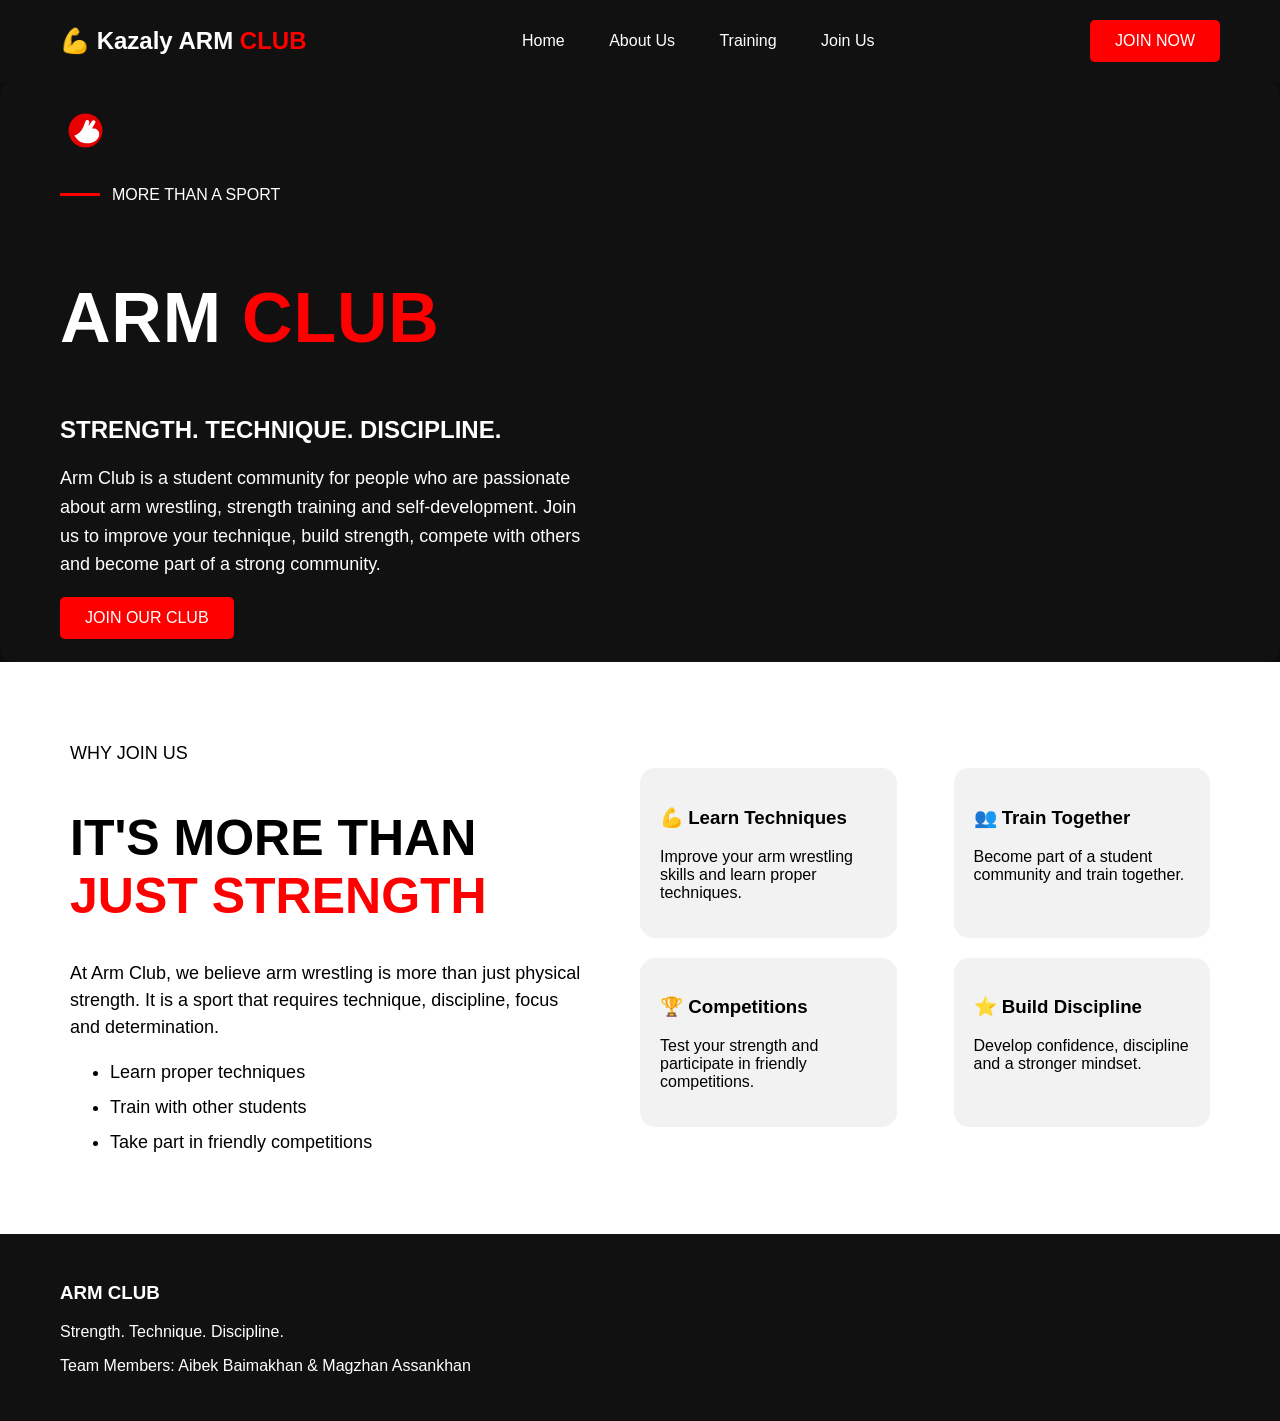
<file: index.html>
<!DOCTYPE html>
<html lang="en">
<head>
    <meta charset="UTF-8">
    <meta name="viewport" content="width=device-width, initial-scale=1.0">
    <!-- Team Members: Aibek Baimakhan & Magzhan Assankhan -->
    <title>Kazaly Arm Club | Home</title>
    <link rel="stylesheet" href="style.css">
</head>
<body>

    <nav class="navbar">
        <div class="logo">💪 Kazaly ARM <span>CLUB</span></div>

        <div class="nav-links">
            <a href="index.html">Home</a>
            <a href="about.html">About Us</a>
            <a href="training.html">Training</a>
            <a href="join.html">Join Us</a>
        </div>

        <a class="join-button" href="join.html">JOIN NOW</a>
    </nav>

    <main>
        <section class="hero">
            <div class="hero-text">
                <img class="page-icon" src="arm-icon.svg" alt="Arm wrestling club icon">

                <div class="hero-label">
                    <span class="red-line"></span>
                    <p>MORE THAN A SPORT</p>
                </div>

                <h1 id="main-title">ARM <span>CLUB</span></h1>
                <h2>STRENGTH. TECHNIQUE. DISCIPLINE.</h2>

                <p class="hr-dr">
                    Arm Club is a student community for people who are passionate about arm wrestling,
                    strength training and self-development. Join us to improve your technique, build strength,
                    compete with others and become part of a strong community.
                </p>

                <a href="join.html">JOIN OUR CLUB</a>
            </div>
        </section>

        <section class="why-us">
            <div class="why-text">
                <p>WHY JOIN US</p>

                <h2>IT'S MORE THAN<br><span>JUST STRENGTH</span></h2>

                <p>
                    At Arm Club, we believe arm wrestling is more than just physical strength. It is a sport
                    that requires technique, discipline, focus and determination.
                </p>

                <ul class="benefits">
                    <li>Learn proper techniques</li>
                    <li>Train with other students</li>
                    <li>Take part in friendly competitions</li>
                </ul>
            </div>

            <div class="features">
                <div class="feature-card">
                    <h3>💪 Learn Techniques</h3>
                    <p>Improve your arm wrestling skills and learn proper techniques.</p>
                </div>

                <div class="feature-card">
                    <h3>👥 Train Together</h3>
                    <p>Become part of a student community and train together.</p>
                </div>

                <div class="feature-card">
                    <h3>🏆 Competitions</h3>
                    <p>Test your strength and participate in friendly competitions.</p>
                </div>

                <div class="feature-card">
                    <h3>⭐ Build Discipline</h3>
                    <p>Develop confidence, discipline and a stronger mindset.</p>
                </div>
            </div>
        </section>
    </main>

    <footer>
        <h3>ARM CLUB</h3>
        <p>Strength. Technique. Discipline.</p>
        <p>Team Members: Aibek Baimakhan &amp; Magzhan Assankhan</p>
    </footer>

</body>
</html>
</file>
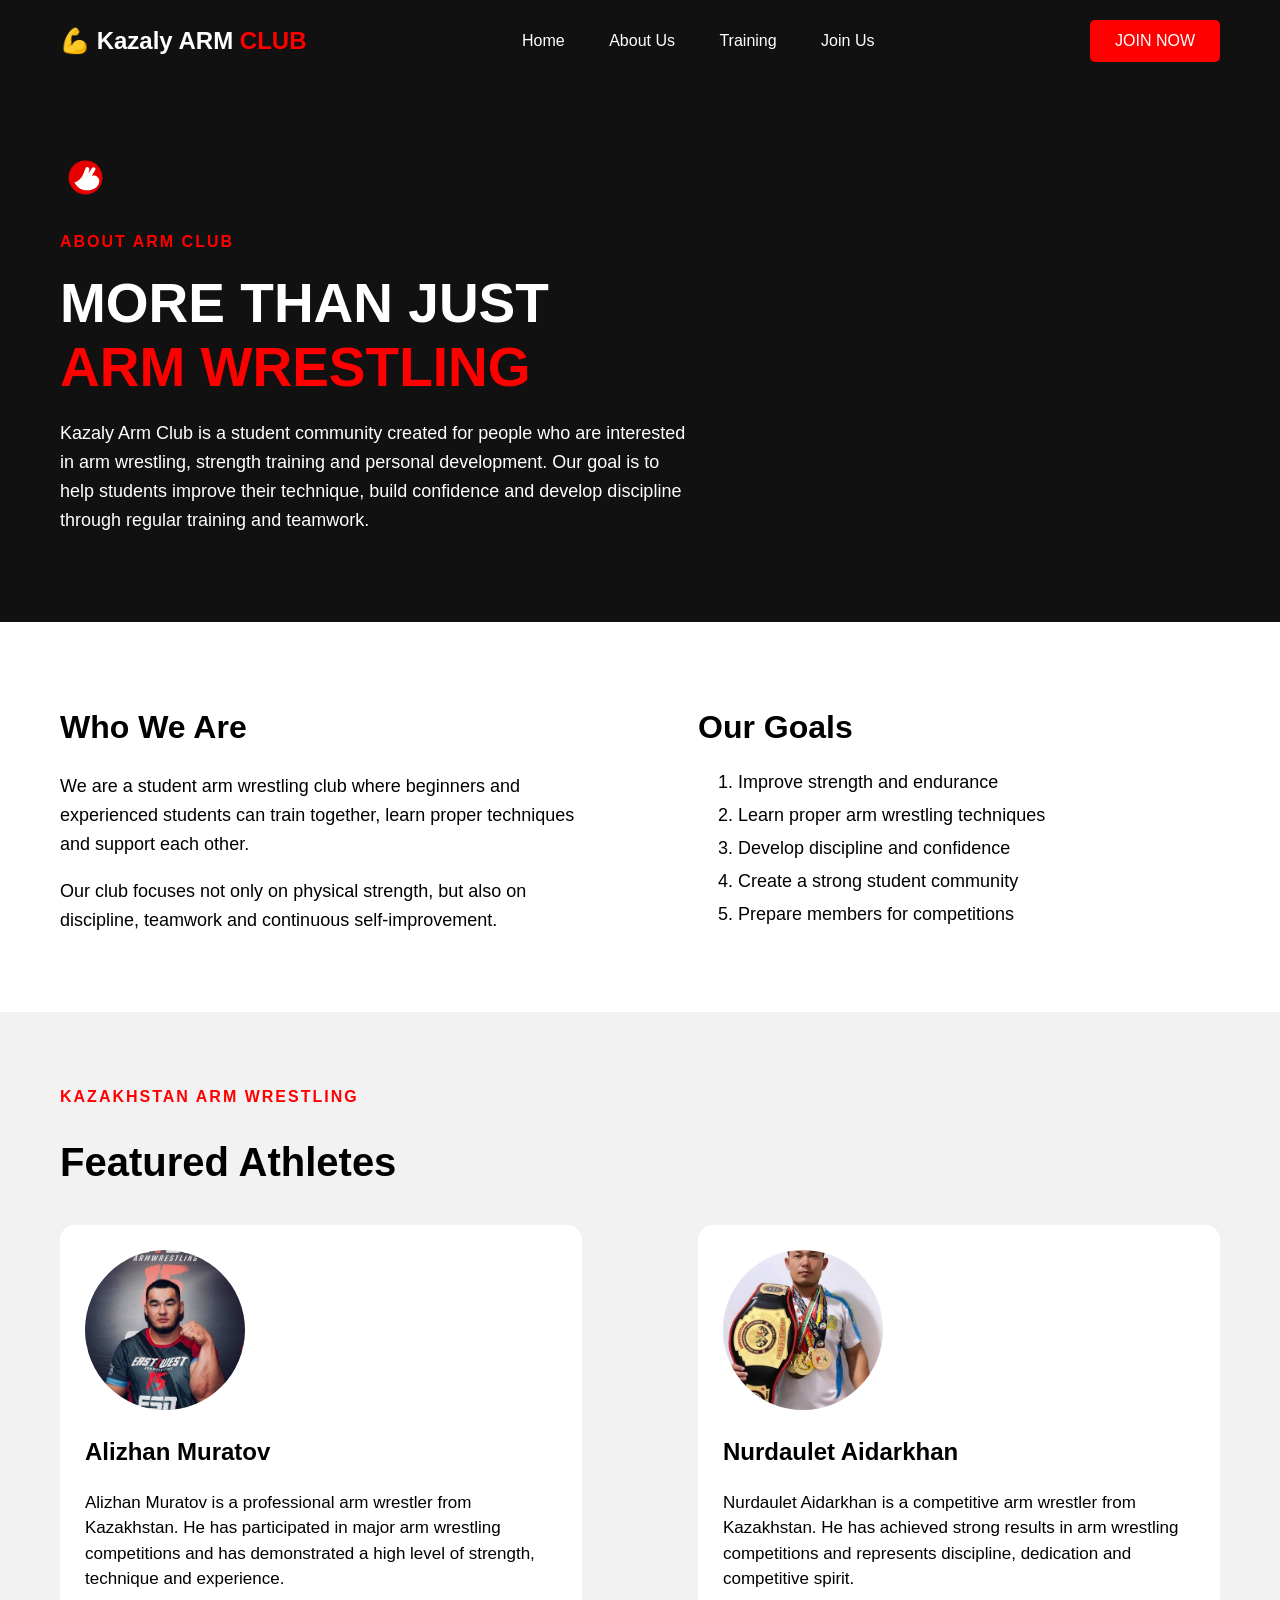
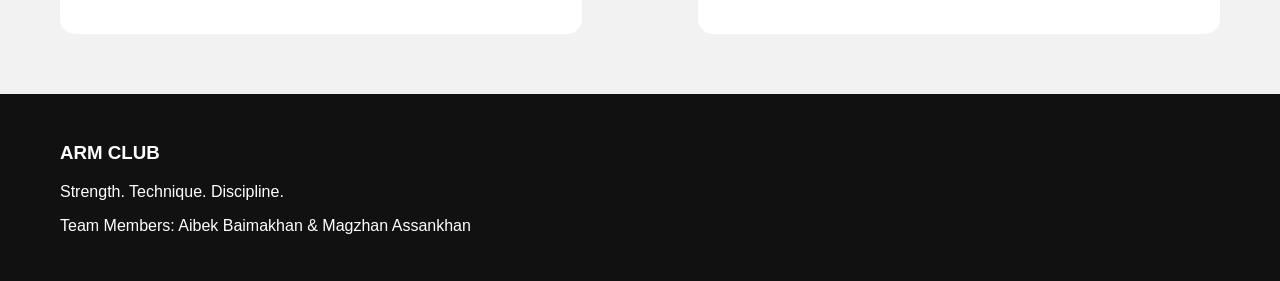
<file: about.html>
<!DOCTYPE html>
<html lang="en">
<head>
    <meta charset="UTF-8">
    <meta name="viewport" content="width=device-width, initial-scale=1.0">
    <!-- Team Members: Aibek Baimakhan & Magzhan Assankhan -->
    <title>Kazaly Arm Club | About Us</title>
    <link rel="stylesheet" href="style.css">
</head>
<body>

    <nav class="navbar">
        <div class="logo">💪 Kazaly ARM <span>CLUB</span></div>

        <div class="nav-links">
            <a href="index.html">Home</a>
            <a href="about.html">About Us</a>
            <a href="training.html">Training</a>
            <a href="join.html">Join Us</a>
        </div>

        <a class="join-button" href="join.html">JOIN NOW</a>
    </nav>

    <main>
        <section class="about-hero">
            <img class="page-icon" src="arm-icon.svg" alt="Arm wrestling club icon">
            <p class="about-label">ABOUT ARM CLUB</p>

            <h1>MORE THAN JUST<br><span>ARM WRESTLING</span></h1>

            <p class="about-description">
                Kazaly Arm Club is a student community created for people who are interested in arm wrestling,
                strength training and personal development. Our goal is to help students improve their technique,
                build confidence and develop discipline through regular training and teamwork.
            </p>
        </section>

        <section class="about-info">
            <div class="about-text">
                <h2>Who We Are</h2>

                <p>
                    We are a student arm wrestling club where beginners and experienced students can train together,
                    learn proper techniques and support each other.
                </p>

                <p>
                    Our club focuses not only on physical strength, but also on discipline, teamwork and continuous
                    self-improvement.
                </p>
            </div>

            <div class="about-goals">
                <h2>Our Goals</h2>

                <ol>
                    <li>Improve strength and endurance</li>
                    <li>Learn proper arm wrestling techniques</li>
                    <li>Develop discipline and confidence</li>
                    <li>Create a strong student community</li>
                    <li>Prepare members for competitions</li>
                </ol>
            </div>
        </section>

        <section class="team-section">
            <p class="team-label">KAZAKHSTAN ARM WRESTLING</p>
            <h2>Featured Athletes</h2>

            <div class="team-members">
                <div class="team-card">
                    <img src="alizhan.jpg" alt="Illustration for Alizhan Muratov">
                    <h3>Alizhan Muratov</h3>
                    <p>
                        Alizhan Muratov is a professional arm wrestler from Kazakhstan. He has participated in major
                        arm wrestling competitions and has demonstrated a high level of strength, technique and experience.
                    </p>
                </div>

                <div class="team-card">
                    <img src="nurdaulet.jpg" alt="Illustration for Nurdaulet Aidarkhan">
                    <h3>Nurdaulet Aidarkhan</h3>
                    <p>
                        Nurdaulet Aidarkhan is a competitive arm wrestler from Kazakhstan. He has achieved strong results
                        in arm wrestling competitions and represents discipline, dedication and competitive spirit.
                    </p>
                </div>
            </div>
        </section>
    </main>

    <footer>
        <h3>ARM CLUB</h3>
        <p>Strength. Technique. Discipline.</p>
        <p>Team Members: Aibek Baimakhan &amp; Magzhan Assankhan</p>
    </footer>

</body>
</html>
</file>
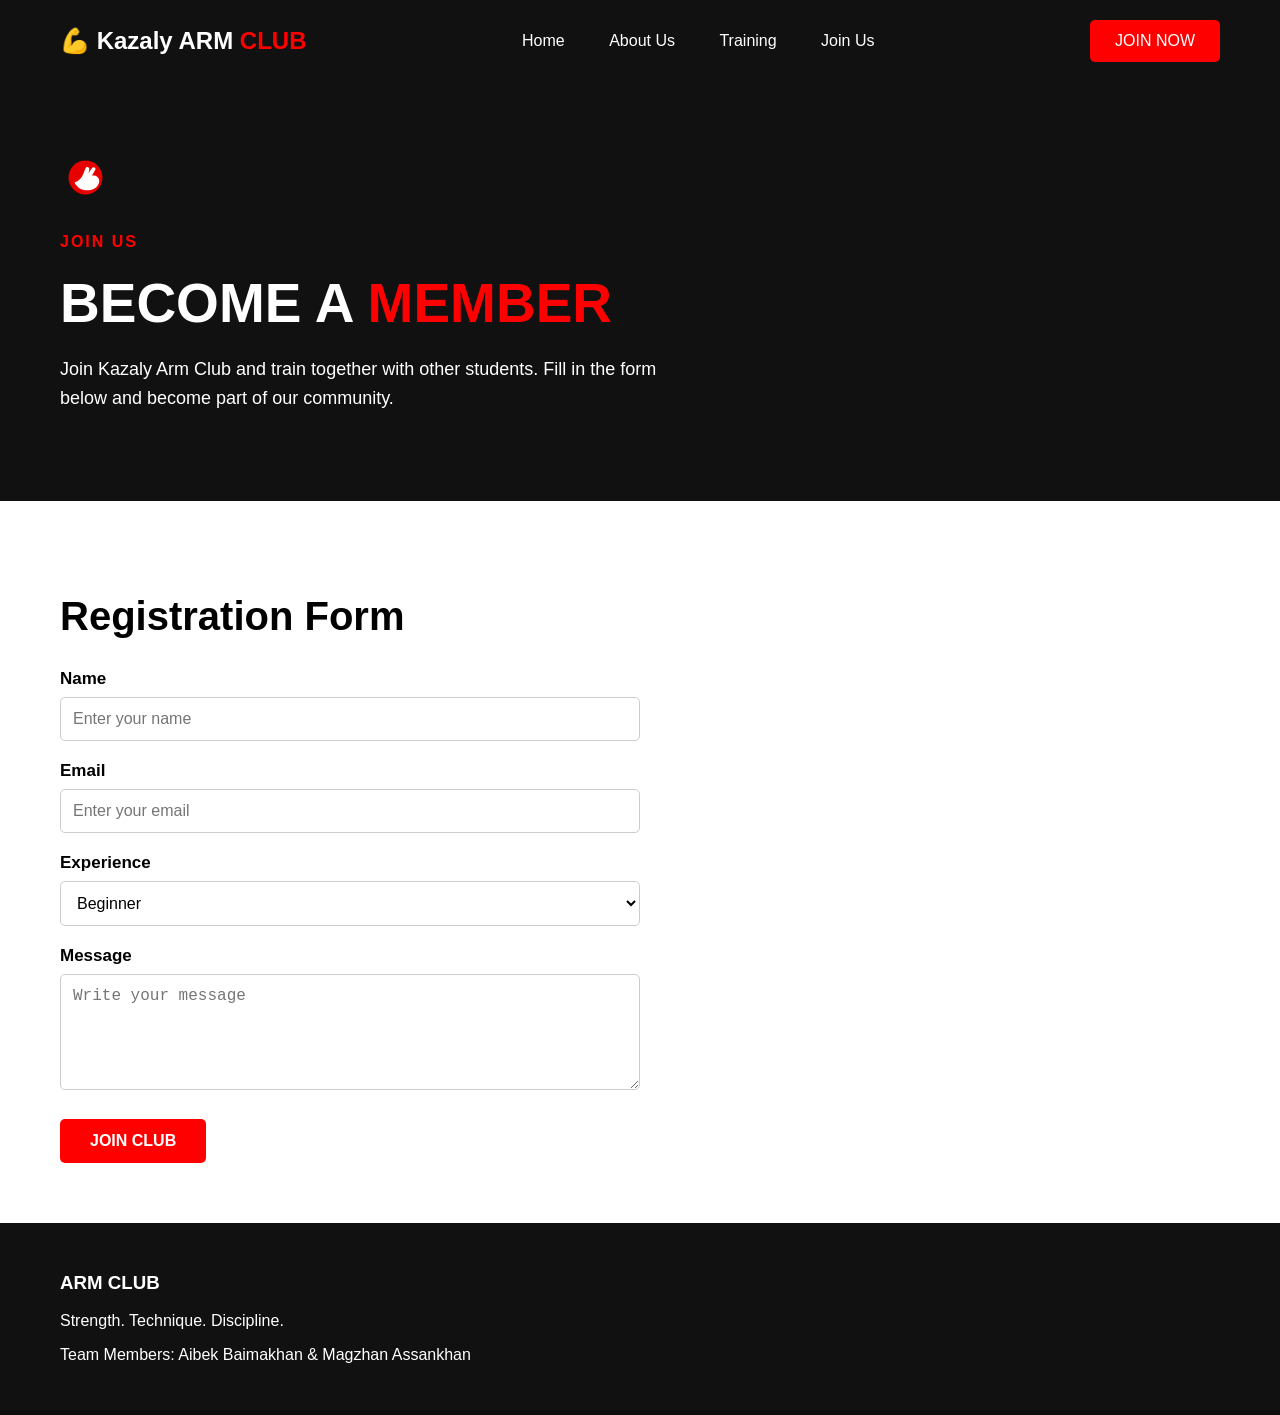
<file: join.html>
<!DOCTYPE html>
<html lang="en">
<head>
    <meta charset="UTF-8">
    <meta name="viewport" content="width=device-width, initial-scale=1.0">
    <!-- Team Members: Aibek Baimakhan & Magzhan Assankhan -->
    <title>Kazaly Arm Club | Join Us</title>
    <link rel="stylesheet" href="style.css">
</head>
<body>

    <nav class="navbar">
        <div class="logo">💪 Kazaly ARM <span>CLUB</span></div>

        <div class="nav-links">
            <a href="index.html">Home</a>
            <a href="about.html">About Us</a>
            <a href="training.html">Training</a>
            <a href="join.html">Join Us</a>
        </div>

        <a class="join-button" href="join.html">JOIN NOW</a>
    </nav>

    <main>
        <section class="join">
            <img class="page-icon" src="arm-icon.svg" alt="Arm wrestling club membership icon">
            <p class="label">JOIN US</p>

            <h1>BECOME A <span>MEMBER</span></h1>

            <p class="description">
                Join Kazaly Arm Club and train together with other students. Fill in the form below and become part
                of our community.
            </p>
        </section>

        <section class="form-section">
            <h2>Registration Form</h2>

            <form action="index.html" method="get">
                <label for="name">Name</label>
                <input type="text" id="name" name="name" placeholder="Enter your name" required>

                <label for="email">Email</label>
                <input type="email" id="email" name="email" placeholder="Enter your email" required>

                <label for="experience">Experience</label>
                <select id="experience" name="experience">
                    <option value="beginner">Beginner</option>
                    <option value="intermediate">Intermediate</option>
                    <option value="experienced">Experienced</option>
                </select>

                <label for="message">Message</label>
                <textarea id="message" name="message" rows="5" placeholder="Write your message"></textarea>

                <button type="submit">JOIN CLUB</button>
            </form>
        </section>
    </main>

    <footer>
        <h3>ARM CLUB</h3>
        <p>Strength. Technique. Discipline.</p>
        <p>Team Members: Aibek Baimakhan &amp; Magzhan Assankhan</p>
    </footer>

</body>
</html>
</file>
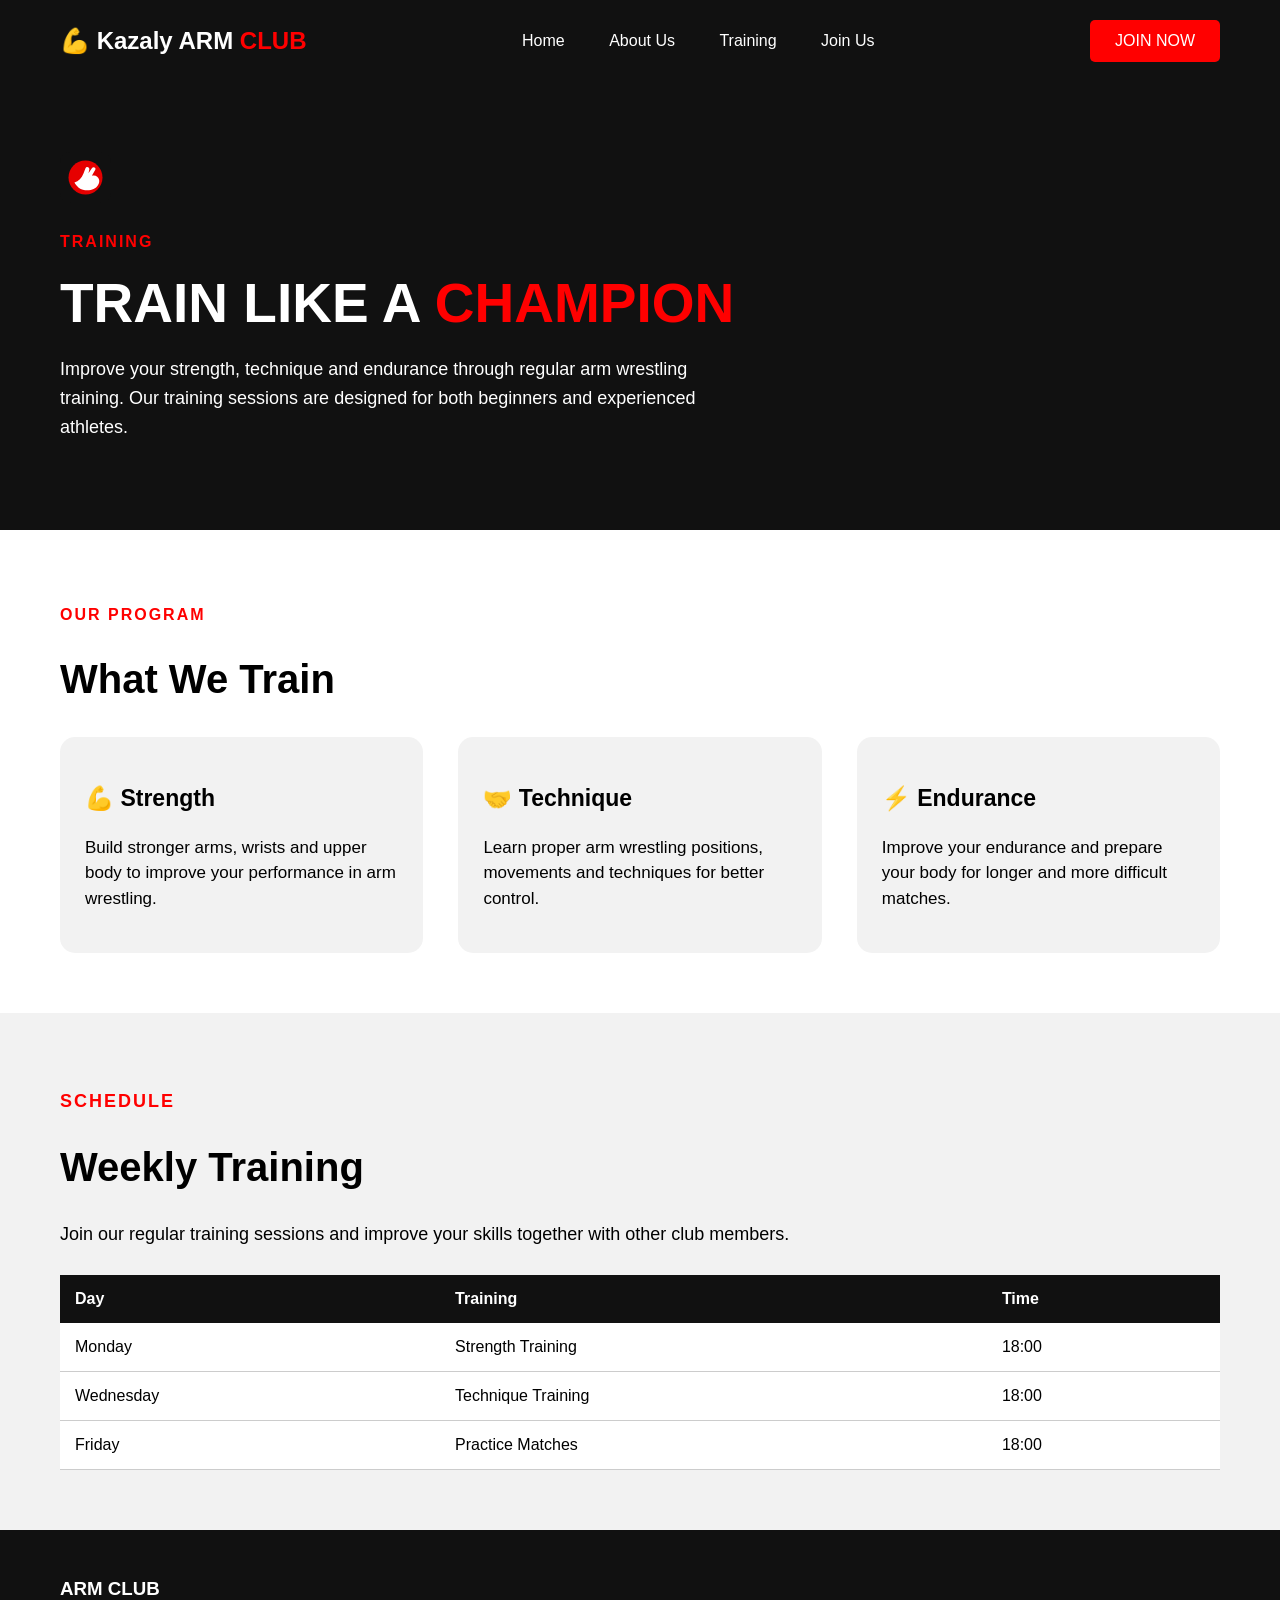
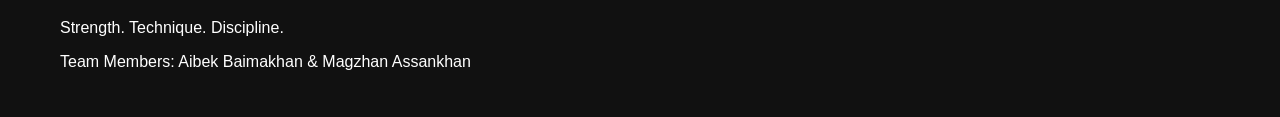
<file: training.html>
<!DOCTYPE html>
<html lang="en">
<head>
    <meta charset="UTF-8">
    <meta name="viewport" content="width=device-width, initial-scale=1.0">
    <!-- Team Members: Aibek Baimakhan & Magzhan Assankhan -->
    <title>Kazaly Arm Club | Training</title>
    <link rel="stylesheet" href="style.css">
</head>
<body>

    <nav class="navbar">
        <div class="logo">💪 Kazaly ARM <span>CLUB</span></div>

        <div class="nav-links">
            <a href="index.html">Home</a>
            <a href="about.html">About Us</a>
            <a href="training.html">Training</a>
            <a href="join.html">Join Us</a>
        </div>

        <a class="join-button" href="join.html">JOIN NOW</a>
    </nav>

    <main>
        <section class="training">
            <img class="page-icon" src="arm-icon.svg" alt="Arm wrestling training icon">
            <p class="label">TRAINING</p>

            <h1>TRAIN LIKE A <span>CHAMPION</span></h1>

            <p class="description">
                Improve your strength, technique and endurance through regular arm wrestling training.
                Our training sessions are designed for both beginners and experienced athletes.
            </p>
        </section>

        <section class="program">
            <p class="label">OUR PROGRAM</p>
            <h2>What We Train</h2>

            <div class="cards">
                <div class="card">
                    <h3>💪 Strength</h3>
                    <p>Build stronger arms, wrists and upper body to improve your performance in arm wrestling.</p>
                </div>

                <div class="card">
                    <h3>🤝 Technique</h3>
                    <p>Learn proper arm wrestling positions, movements and techniques for better control.</p>
                </div>

                <div class="card">
                    <h3>⚡ Endurance</h3>
                    <p>Improve your endurance and prepare your body for longer and more difficult matches.</p>
                </div>
            </div>
        </section>

        <section class="schedule">
            <p class="label">SCHEDULE</p>
            <h2>Weekly Training</h2>

            <p>Join our regular training sessions and improve your skills together with other club members.</p>

            <table>
                <thead>
                    <tr>
                        <th>Day</th>
                        <th>Training</th>
                        <th>Time</th>
                    </tr>
                </thead>
                <tbody>
                    <tr>
                        <td>Monday</td>
                        <td>Strength Training</td>
                        <td>18:00</td>
                    </tr>
                    <tr>
                        <td>Wednesday</td>
                        <td>Technique Training</td>
                        <td>18:00</td>
                    </tr>
                    <tr>
                        <td>Friday</td>
                        <td>Practice Matches</td>
                        <td>18:00</td>
                    </tr>
                </tbody>
            </table>
        </section>
    </main>

    <footer>
        <h3>ARM CLUB</h3>
        <p>Strength. Technique. Discipline.</p>
        <p>Team Members: Aibek Baimakhan &amp; Magzhan Assankhan</p>
    </footer>

</body>
</html>
</file>
<file: style.css>
body {
    margin: 0;
    background-color: #0d0d0d;
    color: white;
    font-family: Arial, sans-serif;
}

.navbar {
    display: flex;
    align-items: center;
    justify-content: space-between;
    background-color: #111111;
    padding: 20px 60px;
}

.logo {
    color: white;
    font-size: 24px;
    font-weight: bold;
}

.logo span {
    color: red;
}

.nav-links a {
    color: white;
    text-decoration: none;
    margin: 0 20px;
}

.nav-links a:hover {
    color: red;
}

.join-button {
    background-color: red;
    color: white;
    text-decoration: none;
    padding: 12px 25px;
    border-radius: 5px;
}

.join-button:hover {
    background-color: maroon;
}

.page-icon {
    width: 4vw;
    min-width: 48px;
    max-width: 72px;
    height: auto;
    margin-bottom: 10px;
}

.hero {
    background-color: #111111;
    background-image: url("https://images.openai.com/static-rsc-4/xAyp-c-PvvC7VIUuWfLx2ZDtyXitfDUcYh40lJ3Ck097ipovLyYVKhcjzsAdSE4UtyMgZyXlkleSUN7bEogHyeHckmY2ZN6_X37AXpKxuerrRUgFR7iPkWcRkkeHWpY9gfBBVq5dtd-f_5f_BOIj-KvpiHatU4rMbz7EnE4LS6m26v37C53b0Jh_N9vJ0U2x?purpose=fullsize");
    background-repeat: no-repeat;
    background-position: center;
    background-size: cover;
    min-height: 60vh;
    padding: 20px 60px;
    display: flex;
    align-items: center;
    border-radius: 15px;
}

.hero-text a {
    display: inline-block;
    background-color: red;
    color: white;
    text-decoration: none;
    padding: 12px 25px;
    border-radius: 5px;
}

.hero-text a:hover {
    background-color: maroon;
    color: white;
}

.hero-text h1 {
    font-size: 70px;
    font-weight: bold;
}

#main-title {
    letter-spacing: 0.05rem;
}

.hero-text h1 span {
    color: red;
}

.hr-dr {
    width: 45%;
    font-size: 18px;
    line-height: 1.6;
}

.hero-label {
    display: flex;
    align-items: center;
}

.red-line {
    width: 40px;
    height: 3px;
    background-color: red;
    margin-right: 12px;
}

.why-us {
    display: flex;
    align-items: center;
    justify-content: space-between;
    background-color: white;
    color: black;
    padding: 60px 70px;
}

.why-text {
    width: 45%;
}

.why-text h2 {
    font-size: 50px;
    margin-bottom: 35px;
}

.why-text h2 span {
    color: red;
}

.why-text p,
.benefits {
    font-size: 18px;
    line-height: 1.5;
}

.benefits li {
    margin-bottom: 8px;
}

.features {
    display: flex;
    flex-wrap: wrap;
    justify-content: space-between;
    width: 50%;
    gap: 20px;
}

.feature-card {
    width: 45%;
    background-color: #f2f2f2;
    border-radius: 15px;
    padding: 20px;
    box-sizing: border-box;
}

footer {
    background-color: #111111;
    color: white;
    padding: 30px 60px;
}

.about-hero {
    background-color: #111111;
    color: white;
    padding: 70px 60px;
}

.about-label,
.team-label,
.label {
    color: red;
    font-weight: bold;
    letter-spacing: 2px;
}

.about-hero h1,
.training h1,
.join h1 {
    font-size: 55px;
    margin: 20px 0;
}

.about-hero h1 span,
.training h1 span,
.join h1 span {
    color: red;
}

.about-description,
.description {
    width: 55%;
    font-size: 18px;
    line-height: 1.6;
}

.about-info {
    display: flex;
    justify-content: space-between;
    background-color: white;
    color: black;
    padding: 60px;
}

.about-text,
.about-goals {
    width: 45%;
}

.about-text h2,
.about-goals h2 {
    font-size: 32px;
}

.about-text p {
    font-size: 18px;
    line-height: 1.6;
}

.about-goals li {
    margin-bottom: 12px;
    font-size: 18px;
}

.team-section {
    background-color: #f2f2f2;
    color: black;
    padding: 60px;
}

.team-section h2 {
    font-size: 40px;
}

.team-members {
    display: flex;
    justify-content: space-between;
    margin-top: 40px;
}

.team-card {
    width: 45%;
    background-color: white;
    padding: 25px;
    border-radius: 15px;
    box-sizing: border-box;
}

.team-card img {
    width: 160px;
    height: 160px;
    object-fit: cover;
    border-radius: 50%;
}

.team-card h3 {
    font-size: 24px;
}

.team-card p {
    font-size: 17px;
    line-height: 1.5;
}

.training,
.join {
    background-color: #111111;
    color: white;
    padding: 70px 60px;
}

.program {
    background-color: white;
    color: black;
    padding: 60px;
}

.program h2,
.schedule h2,
.form-section h2 {
    font-size: 40px;
}

.cards {
    display: flex;
    justify-content: space-between;
    margin-top: 35px;
}

.card {
    width: 27%;
    background-color: #f2f2f2;
    padding: 25px;
    border-radius: 15px;
}

.card h3 {
    font-size: 23px;
}

.card p {
    font-size: 17px;
    line-height: 1.5;
}

.schedule {
    background-color: #f2f2f2;
    color: black;
    padding: 60px;
}

.schedule p {
    font-size: 18px;
}

table {
    width: 100%;
    margin-top: 30px;
    border-collapse: collapse;
}

th {
    background-color: #111111;
    color: white;
    padding: 15px;
    text-align: left;
}

td {
    background-color: white;
    padding: 15px;
    border-bottom: 1px solid #cccccc;
}

.form-section {
    background-color: white;
    color: black;
    padding: 60px;
}

.form-section h2 {
    margin-bottom: 30px;
}

form {
    width: 50%;
}

form label {
    display: block;
    font-size: 17px;
    font-weight: bold;
    margin-top: 20px;
    margin-bottom: 8px;
}

form input,
form select,
form textarea {
    width: 100%;
    padding: 12px;
    font-size: 16px;
    border: 1px solid #cccccc;
    border-radius: 5px;
    box-sizing: border-box;
}

#experience {
    background-color: white;
}

form textarea {
    resize: vertical;
}

form input:focus,
form select:focus,
form textarea:focus {
    border: 1px solid red;
    outline: none;
}

form button {
    background-color: red;
    color: white;
    border: none;
    padding: 13px 30px;
    margin-top: 25px;
    font-size: 16px;
    font-weight: bold;
    border-radius: 5px;
    cursor: pointer;
}

form button:hover {
    background-color: darkred;
}
</file>
